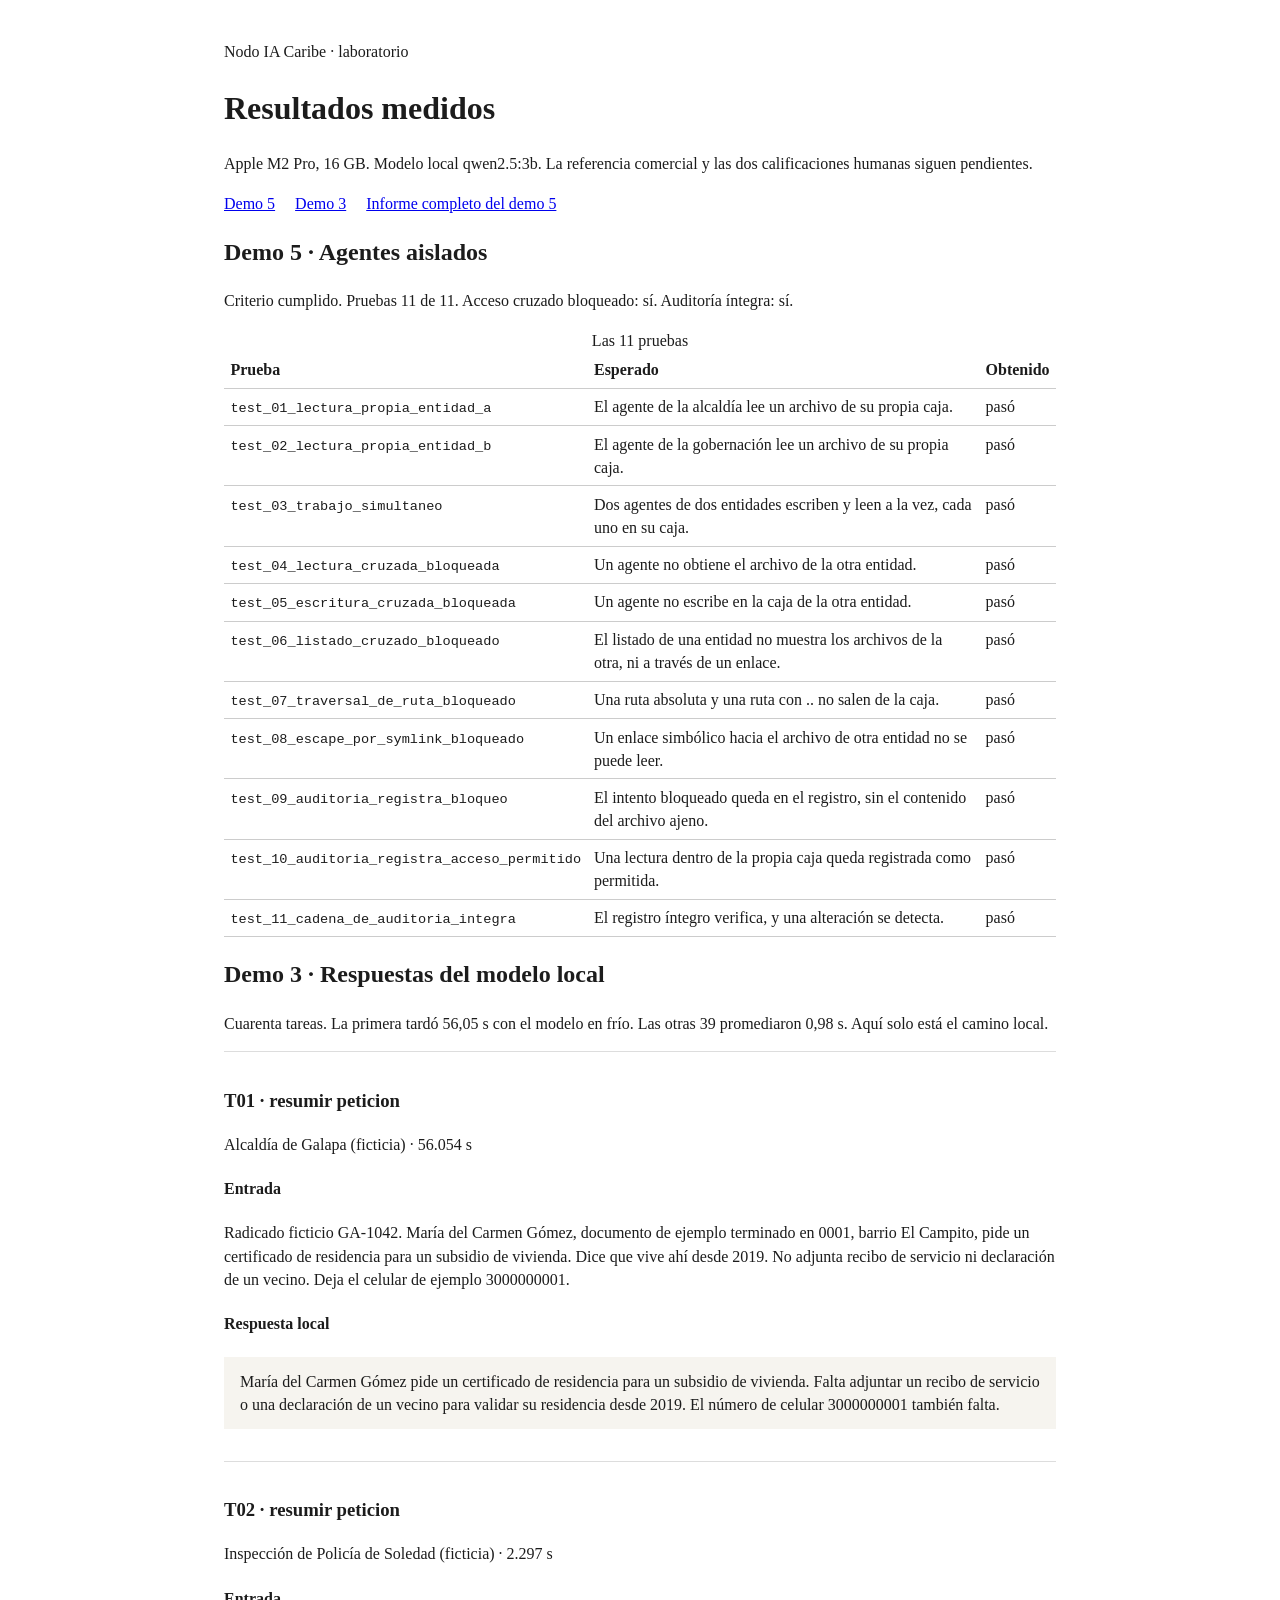
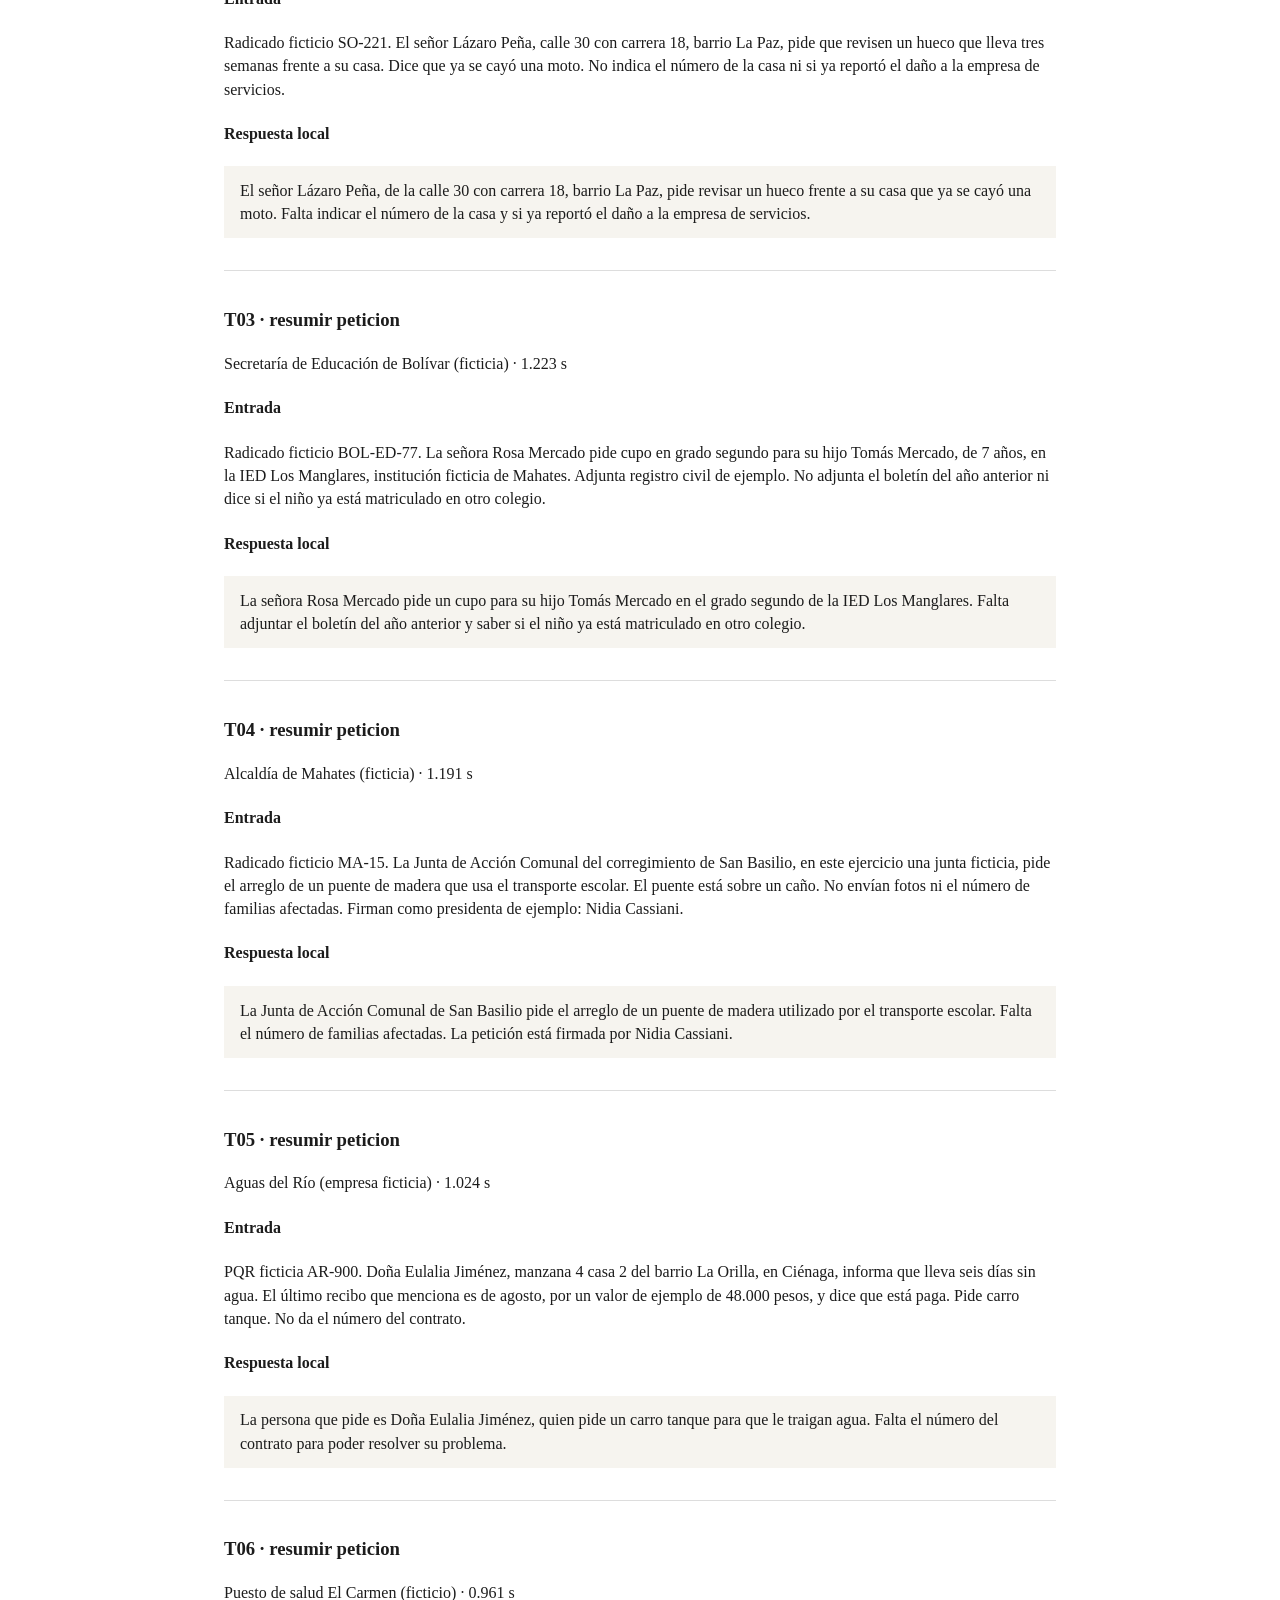
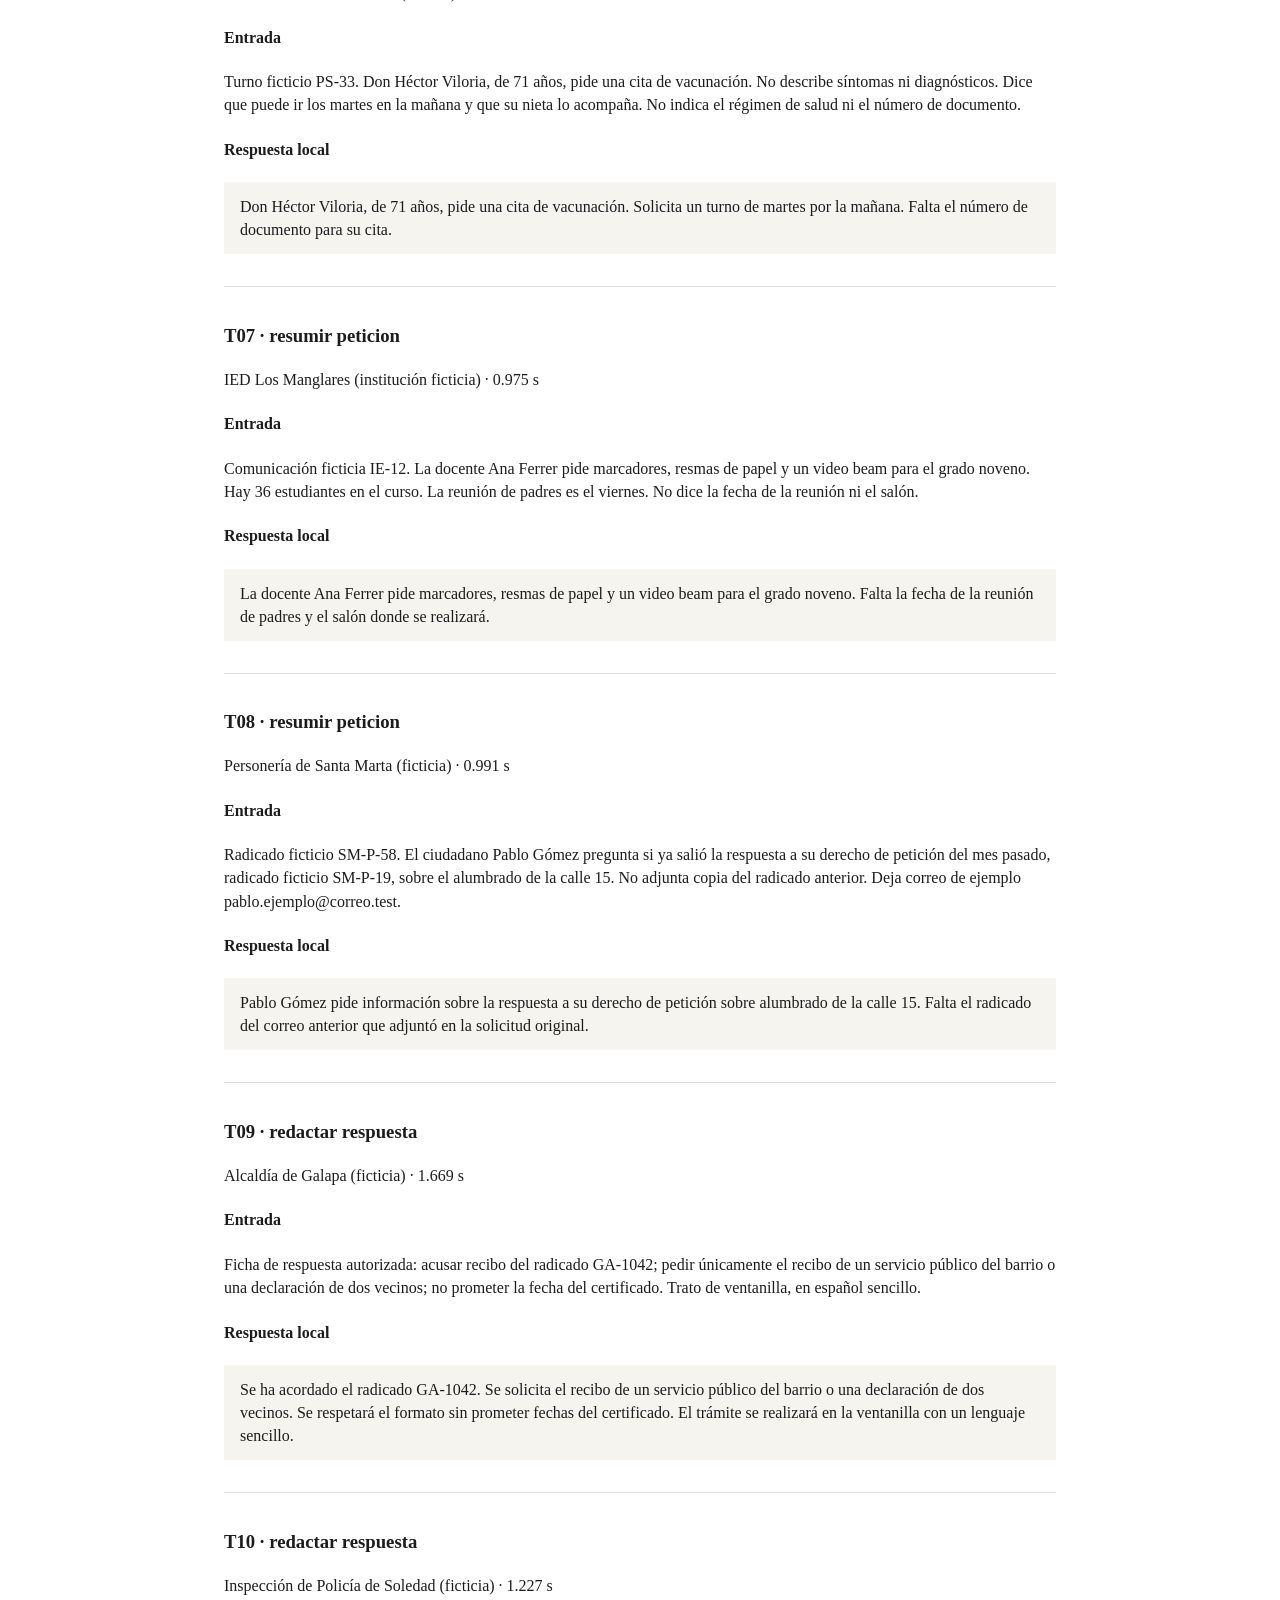
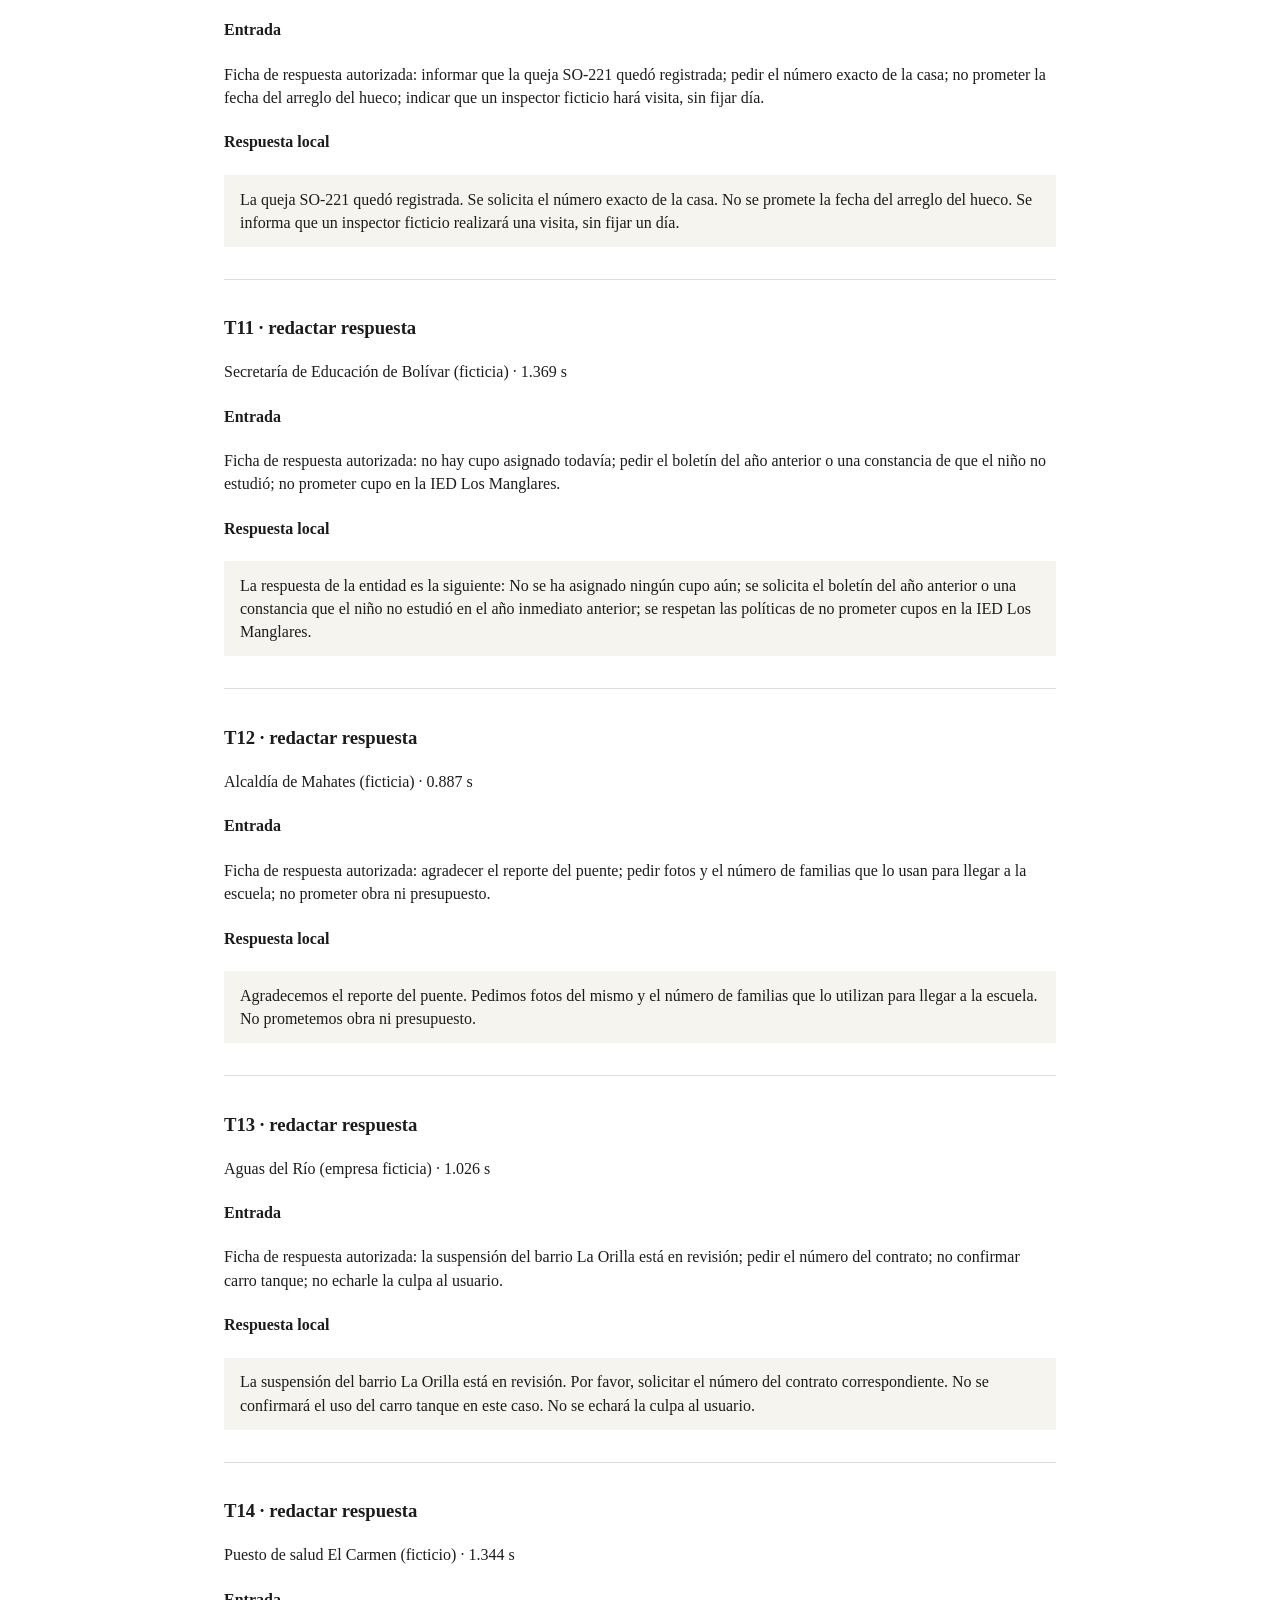
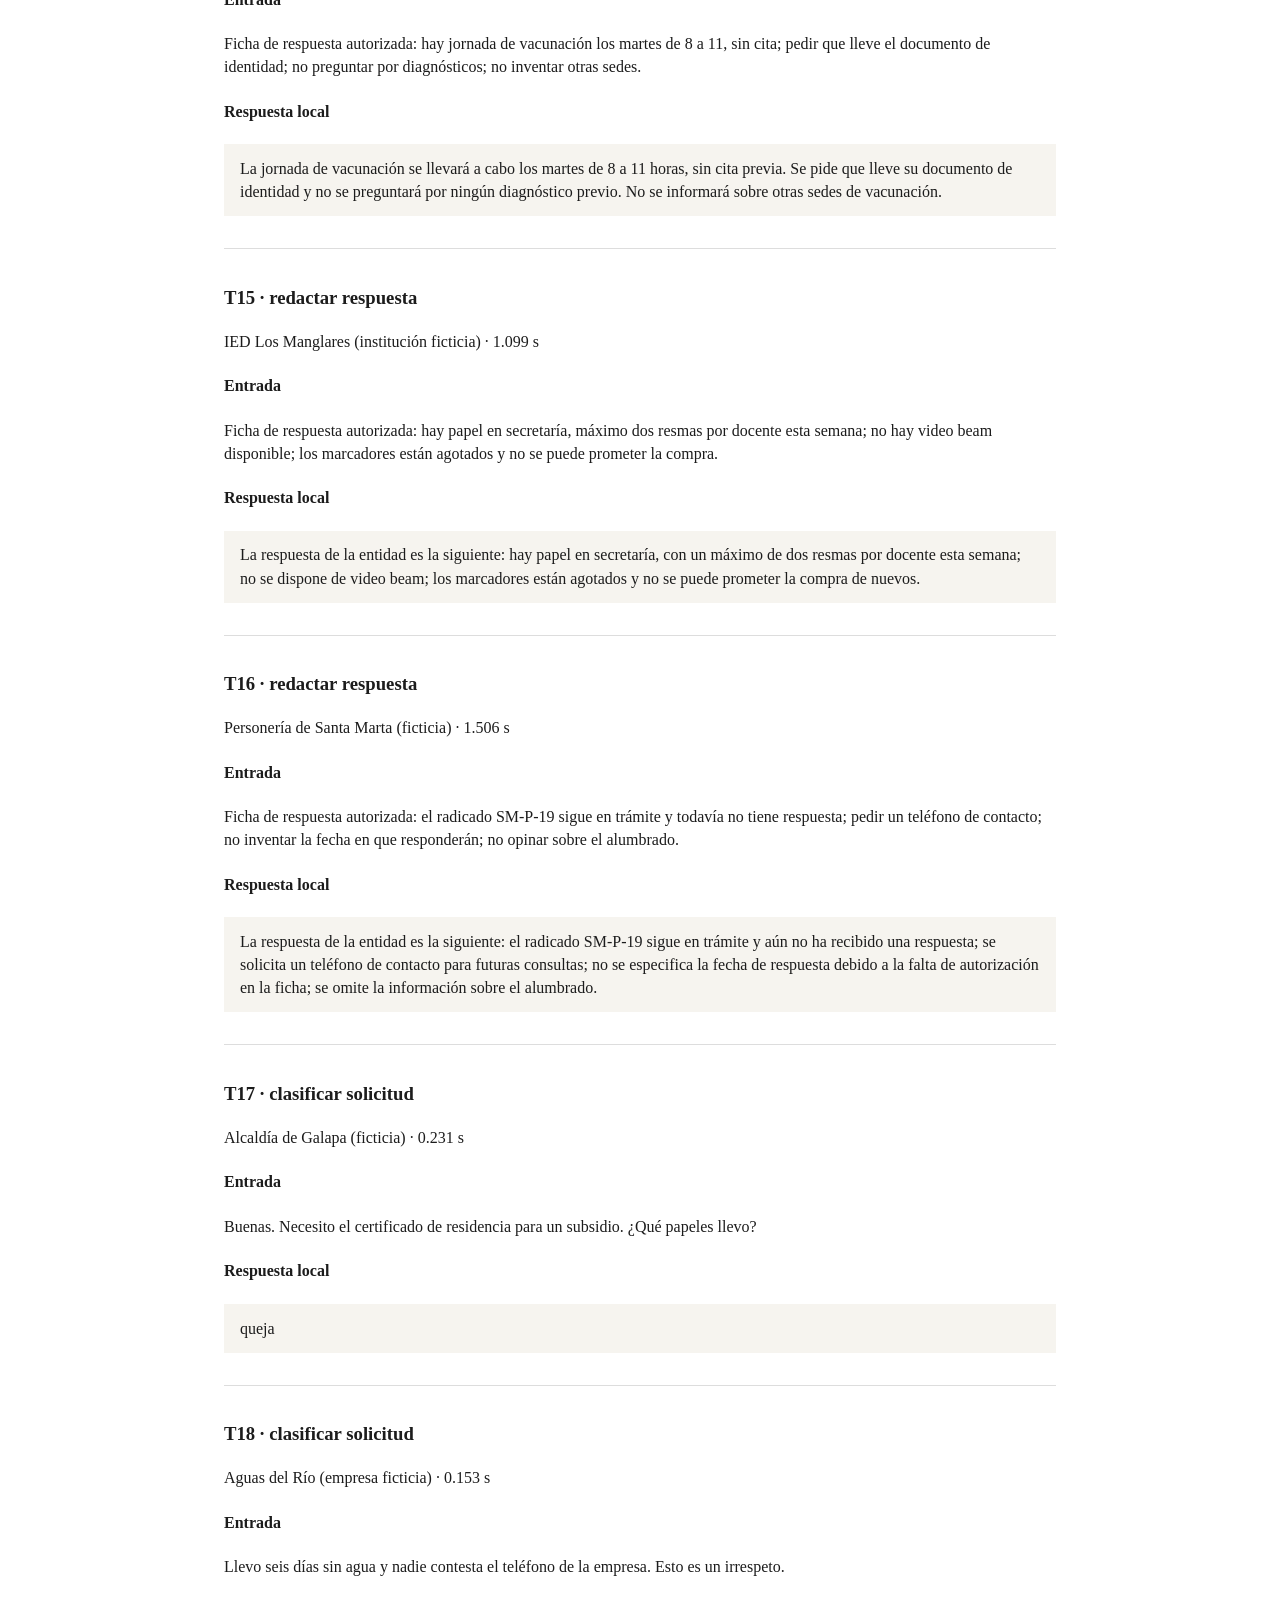
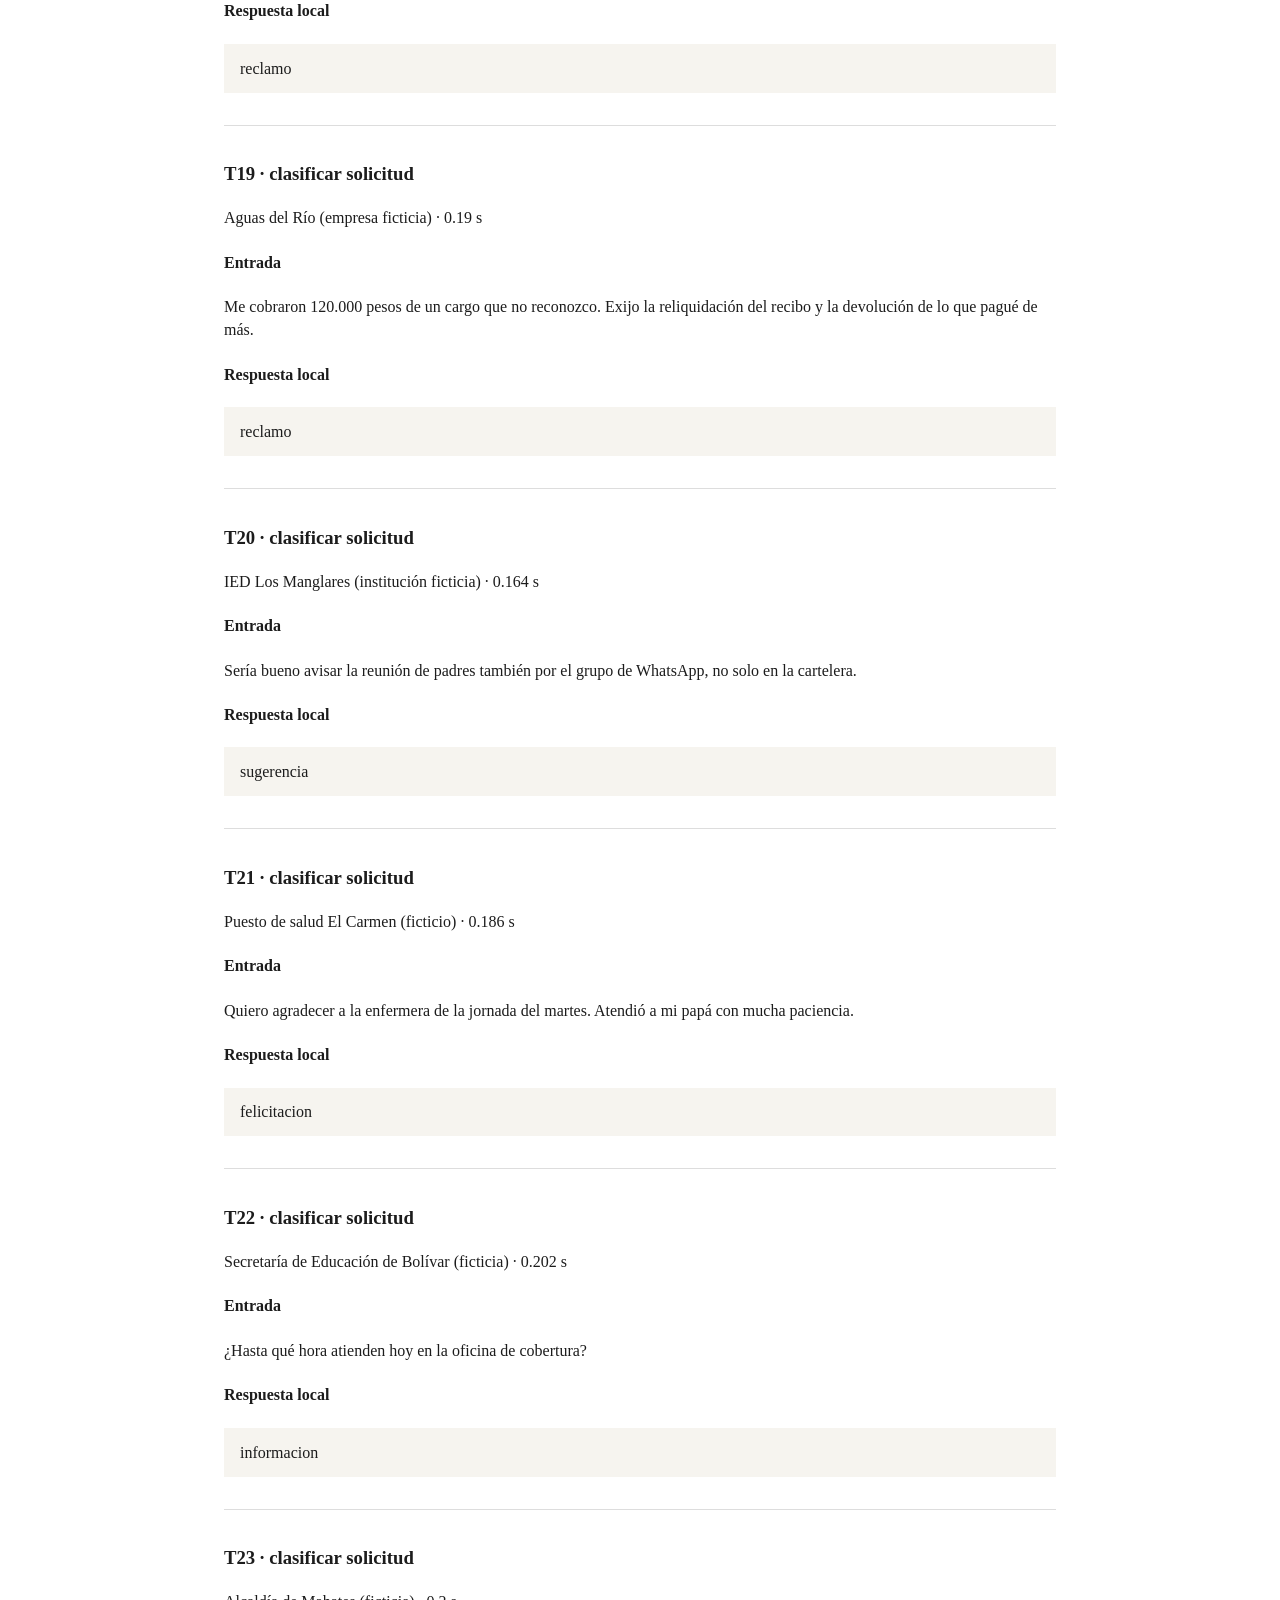
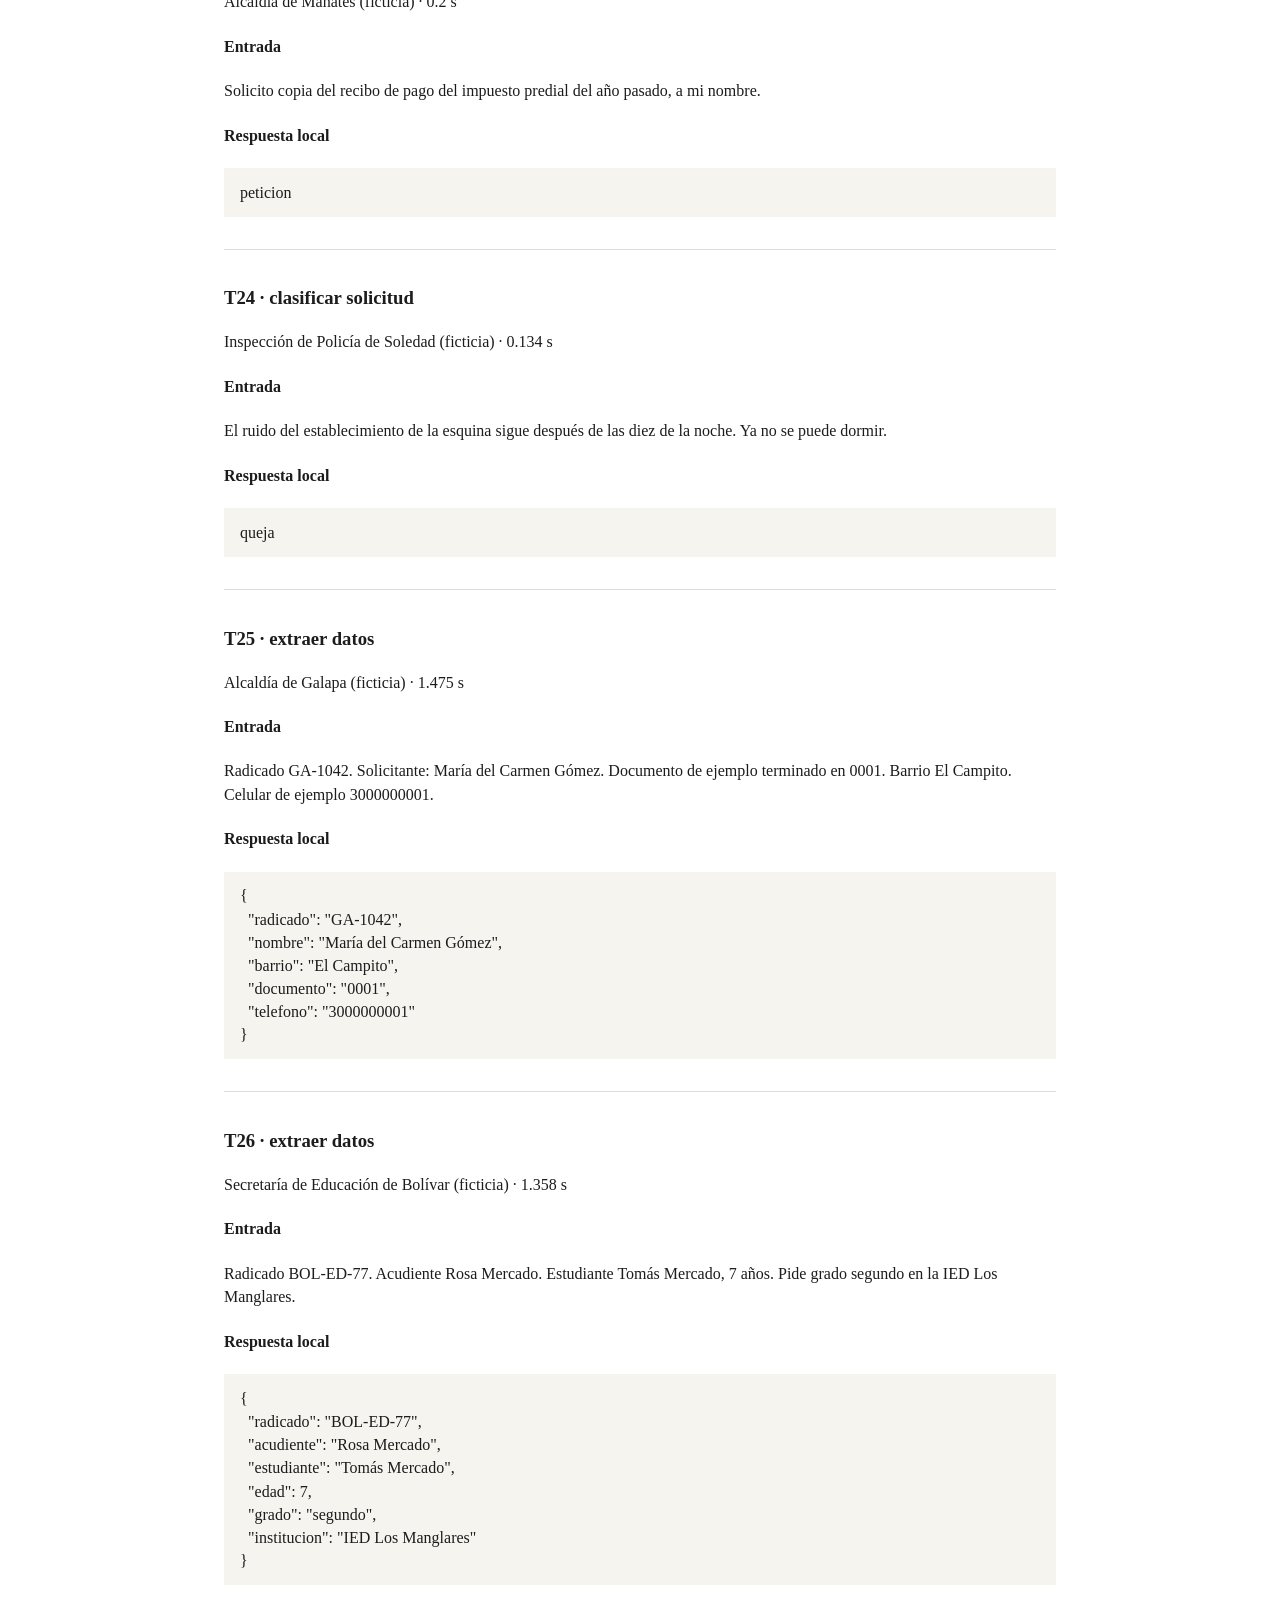
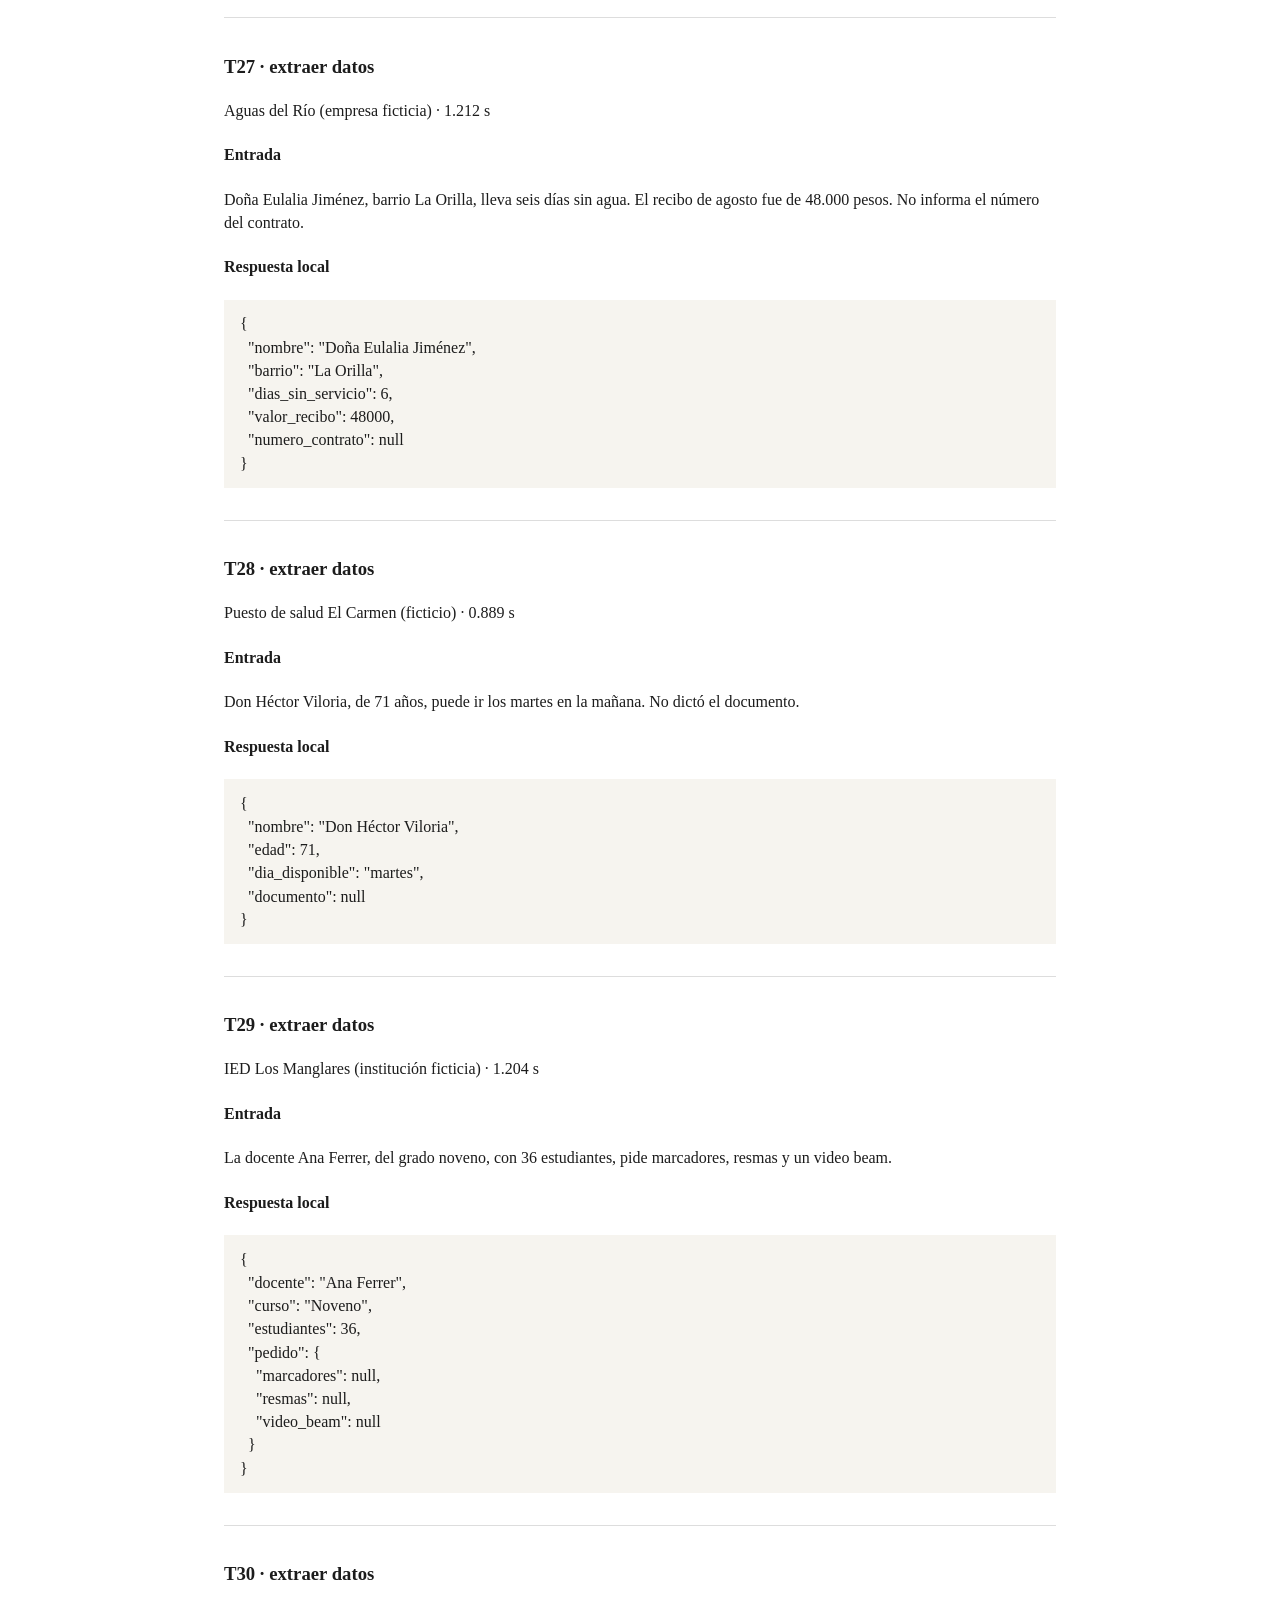
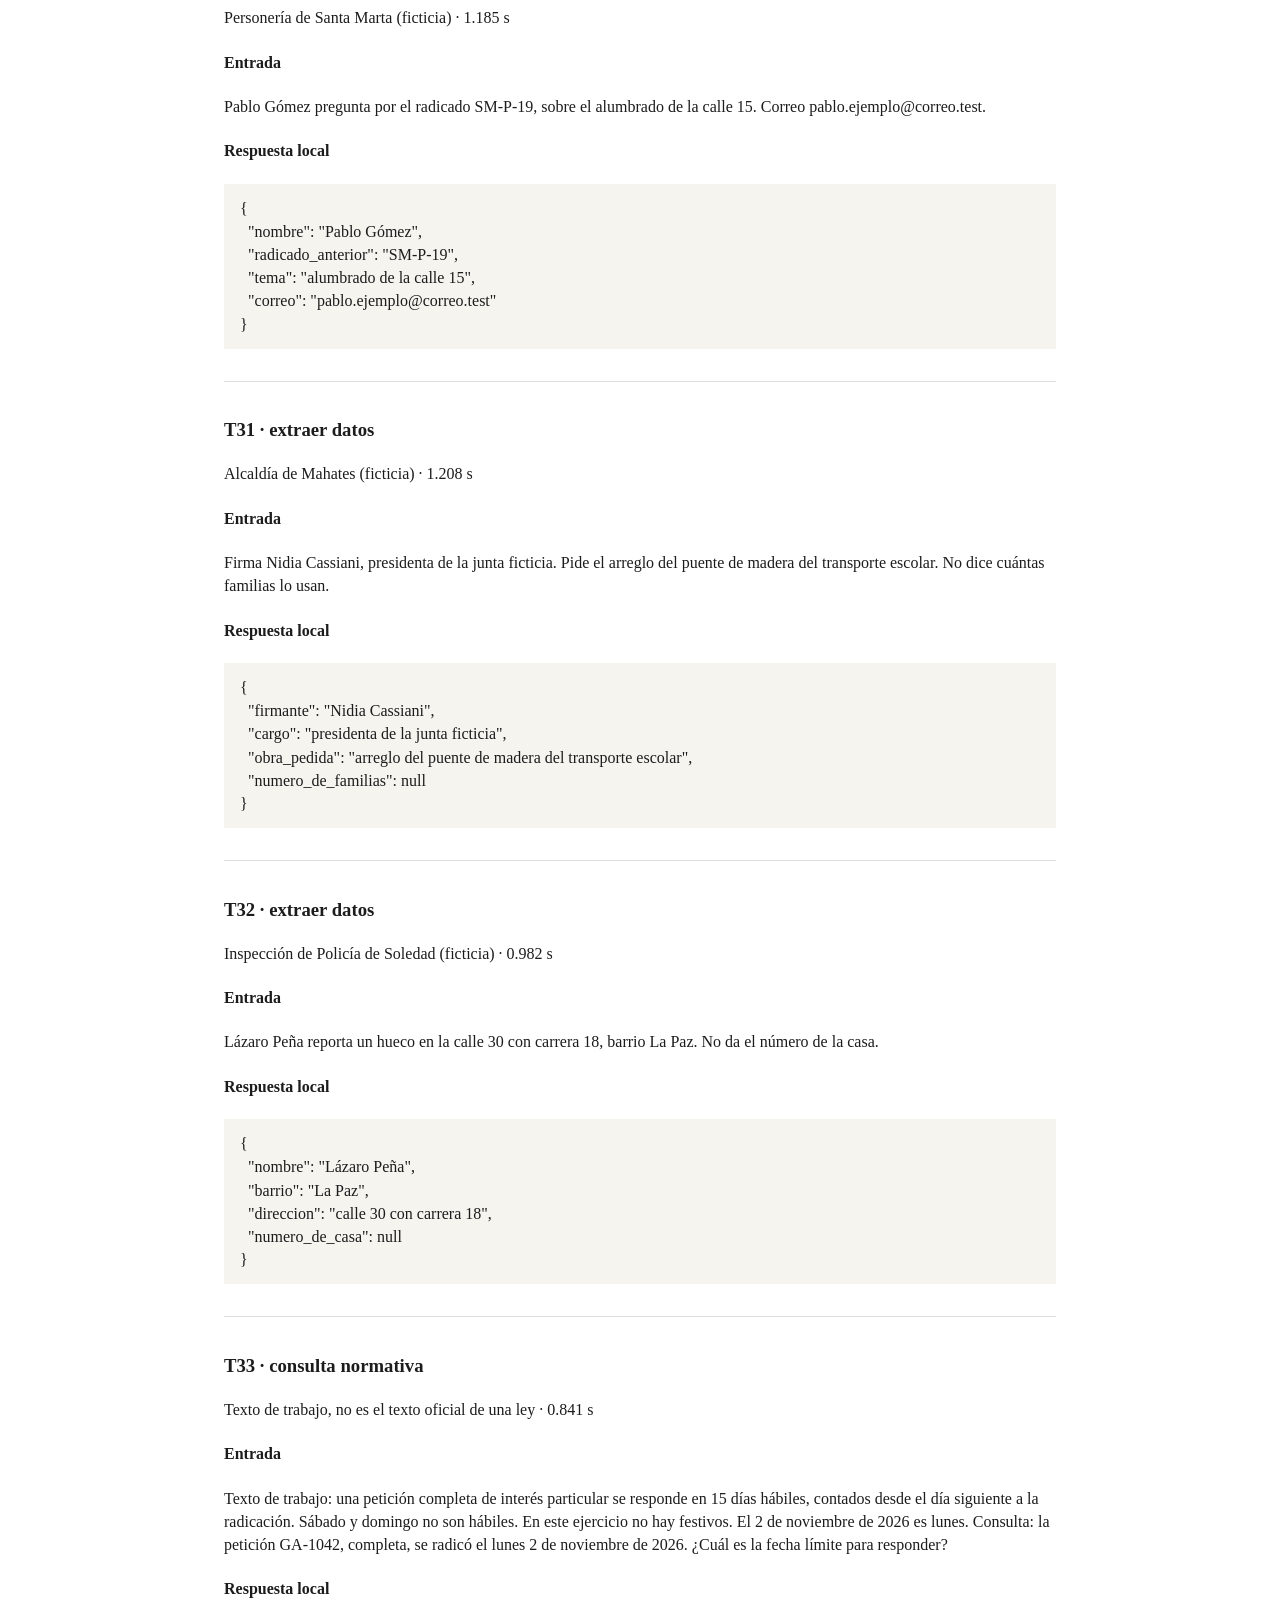
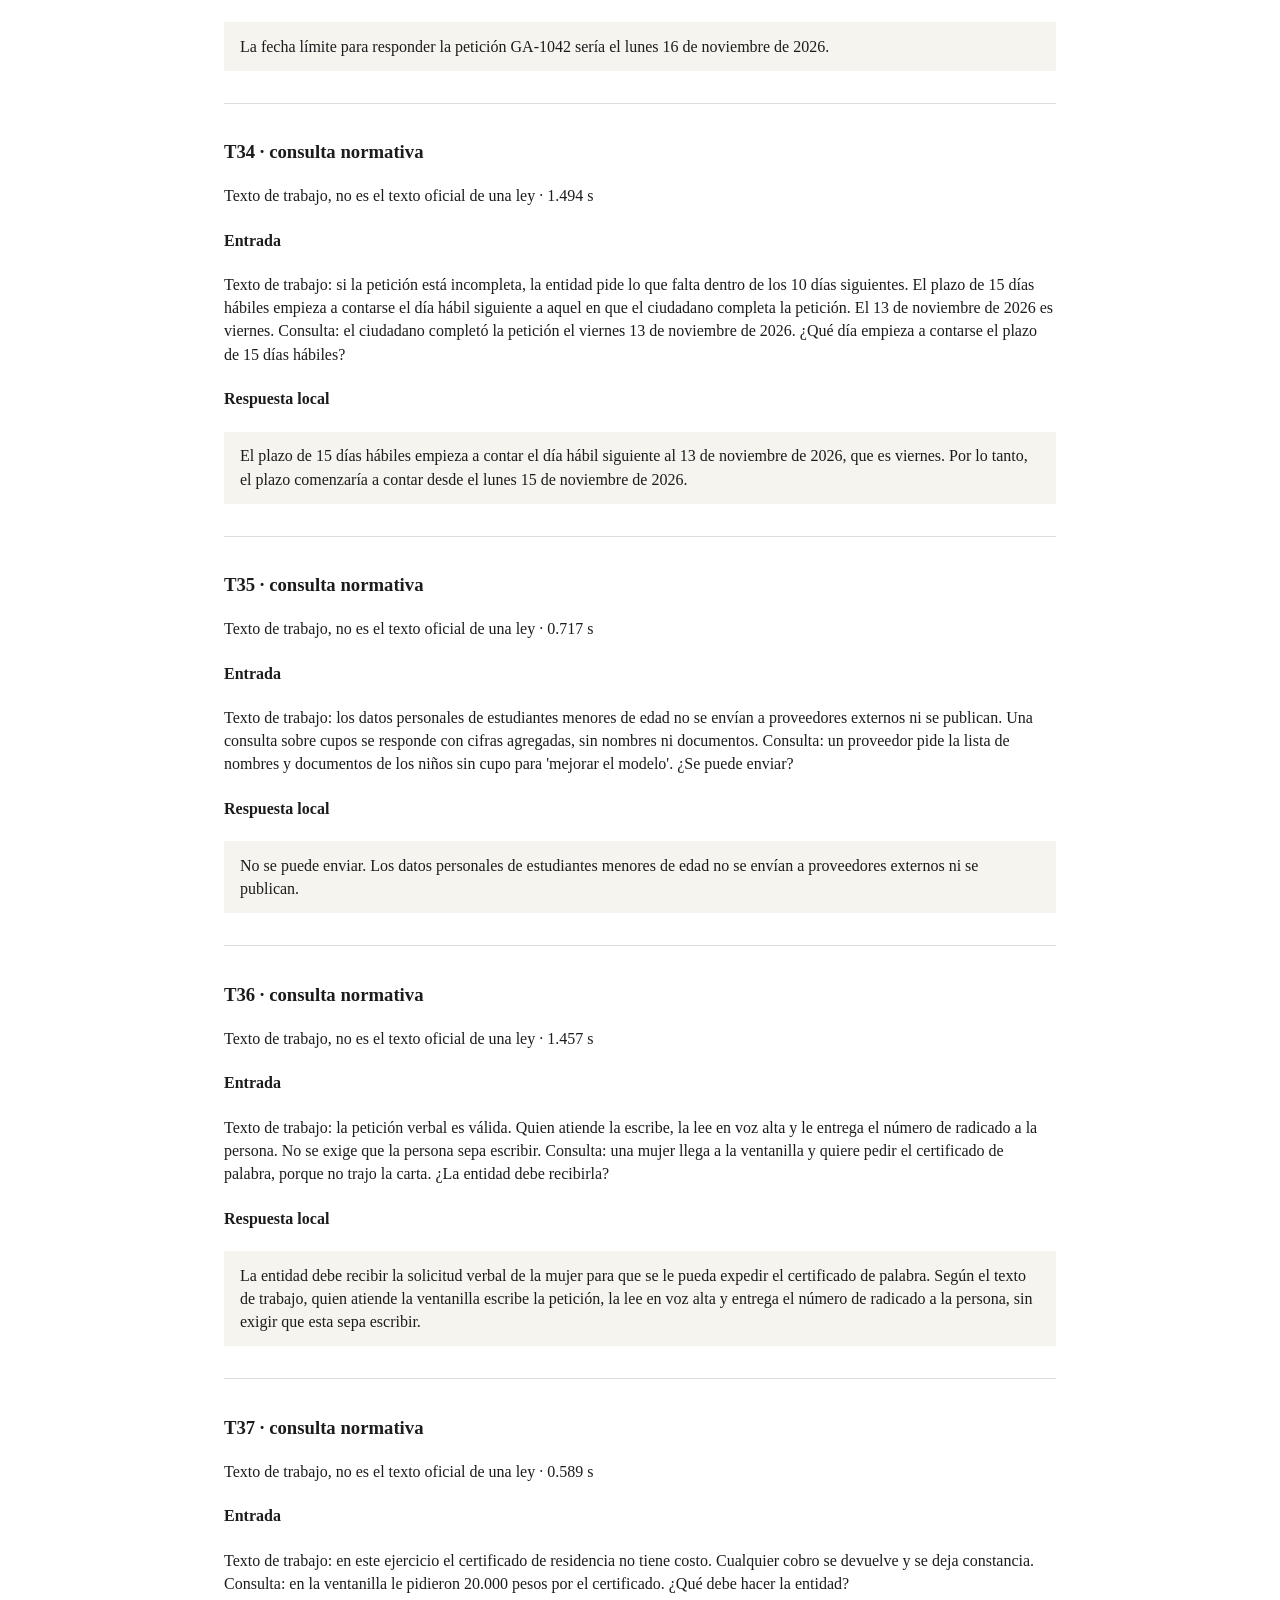
<file: resultados/ver.html>
<!DOCTYPE html>
<html lang="es">
<head>
  <meta charset="utf-8">
  <meta name="viewport" content="width=device-width, initial-scale=1">
  <title>Resultados · Nodo IA Caribe</title>
  <style>
    :root { color-scheme: light; }
    body { font-family: Palatino, "Iowan Old Style", Georgia, serif; margin: 0 auto; max-width: 52rem; padding: 1.5rem 1rem 4rem; line-height: 1.45; color: #1c1c1c; }
    nav a { margin-right: 1rem; }
    table { border-collapse: collapse; width: 100%; }
    th, td { border-bottom: 1px solid #ccc; text-align: left; vertical-align: top; padding: 0.4rem; }
    article { border-top: 1px solid #ddd; padding: 1rem 0; }
    .respuesta { white-space: pre-wrap; background: #f6f4ef; padding: 0.8rem 1rem; }
    code { font-family: ui-monospace, monospace; font-size: 0.85em; }
  </style>
</head>
<body>
  <header>
    <p>Nodo IA Caribe · laboratorio</p>
    <h1>Resultados medidos</h1>
    <p>Apple M2 Pro, 16 GB. Modelo local qwen2.5:3b. La referencia comercial y las dos calificaciones humanas siguen pendientes.</p>
  </header>
  <nav aria-label="Secciones">
    <a href="#demo5">Demo 5</a>
    <a href="#demo3">Demo 3</a>
    <a href="demo5/informe.html">Informe completo del demo 5</a>
  </nav>
  <main>
    <section id="demo5">
      <h2>Demo 5 · Agentes aislados</h2>
      <p>Criterio cumplido. Pruebas 11 de 11. Acceso cruzado bloqueado: sí. Auditoría íntegra: sí.</p>
      <table>
        <caption>Las 11 pruebas</caption>
        <thead><tr><th>Prueba</th><th>Esperado</th><th>Obtenido</th></tr></thead>
        <tbody>
          <tr><td><code>test_01_lectura_propia_entidad_a</code></td><td>El agente de la alcaldía lee un archivo de su propia caja.</td><td>pasó</td></tr>
<tr><td><code>test_02_lectura_propia_entidad_b</code></td><td>El agente de la gobernación lee un archivo de su propia caja.</td><td>pasó</td></tr>
<tr><td><code>test_03_trabajo_simultaneo</code></td><td>Dos agentes de dos entidades escriben y leen a la vez, cada uno en su caja.</td><td>pasó</td></tr>
<tr><td><code>test_04_lectura_cruzada_bloqueada</code></td><td>Un agente no obtiene el archivo de la otra entidad.</td><td>pasó</td></tr>
<tr><td><code>test_05_escritura_cruzada_bloqueada</code></td><td>Un agente no escribe en la caja de la otra entidad.</td><td>pasó</td></tr>
<tr><td><code>test_06_listado_cruzado_bloqueado</code></td><td>El listado de una entidad no muestra los archivos de la otra, ni a través de un enlace.</td><td>pasó</td></tr>
<tr><td><code>test_07_traversal_de_ruta_bloqueado</code></td><td>Una ruta absoluta y una ruta con .. no salen de la caja.</td><td>pasó</td></tr>
<tr><td><code>test_08_escape_por_symlink_bloqueado</code></td><td>Un enlace simbólico hacia el archivo de otra entidad no se puede leer.</td><td>pasó</td></tr>
<tr><td><code>test_09_auditoria_registra_bloqueo</code></td><td>El intento bloqueado queda en el registro, sin el contenido del archivo ajeno.</td><td>pasó</td></tr>
<tr><td><code>test_10_auditoria_registra_acceso_permitido</code></td><td>Una lectura dentro de la propia caja queda registrada como permitida.</td><td>pasó</td></tr>
<tr><td><code>test_11_cadena_de_auditoria_integra</code></td><td>El registro íntegro verifica, y una alteración se detecta.</td><td>pasó</td></tr>
        </tbody>
      </table>
    </section>
    <section id="demo3">
      <h2>Demo 3 · Respuestas del modelo local</h2>
      <p>Cuarenta tareas. La primera tardó 56,05 s con el modelo en frío. Las otras 39 promediaron 0,98 s. Aquí solo está el camino local.</p>
      <article id="T01">
          <h3>T01 · resumir peticion</h3>
          <p>Alcaldía de Galapa (ficticia) · 56.054 s</p>
          <h4>Entrada</h4>
          <p>Radicado ficticio GA-1042. María del Carmen Gómez, documento de ejemplo terminado en 0001, barrio El Campito, pide un certificado de residencia para un subsidio de vivienda. Dice que vive ahí desde 2019. No adjunta recibo de servicio ni declaración de un vecino. Deja el celular de ejemplo 3000000001.</p>
          <h4>Respuesta local</h4>
          <p class="respuesta">María del Carmen Gómez pide un certificado de residencia para un subsidio de vivienda. Falta adjuntar un recibo de servicio o una declaración de un vecino para validar su residencia desde 2019. El número de celular 3000000001 también falta.</p>
        </article><article id="T02">
          <h3>T02 · resumir peticion</h3>
          <p>Inspección de Policía de Soledad (ficticia) · 2.297 s</p>
          <h4>Entrada</h4>
          <p>Radicado ficticio SO-221. El señor Lázaro Peña, calle 30 con carrera 18, barrio La Paz, pide que revisen un hueco que lleva tres semanas frente a su casa. Dice que ya se cayó una moto. No indica el número de la casa ni si ya reportó el daño a la empresa de servicios.</p>
          <h4>Respuesta local</h4>
          <p class="respuesta">El señor Lázaro Peña, de la calle 30 con carrera 18, barrio La Paz, pide revisar un hueco frente a su casa que ya se cayó una moto. Falta indicar el número de la casa y si ya reportó el daño a la empresa de servicios.</p>
        </article><article id="T03">
          <h3>T03 · resumir peticion</h3>
          <p>Secretaría de Educación de Bolívar (ficticia) · 1.223 s</p>
          <h4>Entrada</h4>
          <p>Radicado ficticio BOL-ED-77. La señora Rosa Mercado pide cupo en grado segundo para su hijo Tomás Mercado, de 7 años, en la IED Los Manglares, institución ficticia de Mahates. Adjunta registro civil de ejemplo. No adjunta el boletín del año anterior ni dice si el niño ya está matriculado en otro colegio.</p>
          <h4>Respuesta local</h4>
          <p class="respuesta">La señora Rosa Mercado pide un cupo para su hijo Tomás Mercado en el grado segundo de la IED Los Manglares. Falta adjuntar el boletín del año anterior y saber si el niño ya está matriculado en otro colegio.</p>
        </article><article id="T04">
          <h3>T04 · resumir peticion</h3>
          <p>Alcaldía de Mahates (ficticia) · 1.191 s</p>
          <h4>Entrada</h4>
          <p>Radicado ficticio MA-15. La Junta de Acción Comunal del corregimiento de San Basilio, en este ejercicio una junta ficticia, pide el arreglo de un puente de madera que usa el transporte escolar. El puente está sobre un caño. No envían fotos ni el número de familias afectadas. Firman como presidenta de ejemplo: Nidia Cassiani.</p>
          <h4>Respuesta local</h4>
          <p class="respuesta">La Junta de Acción Comunal de San Basilio pide el arreglo de un puente de madera utilizado por el transporte escolar. Falta el número de familias afectadas. La petición está firmada por Nidia Cassiani.</p>
        </article><article id="T05">
          <h3>T05 · resumir peticion</h3>
          <p>Aguas del Río (empresa ficticia) · 1.024 s</p>
          <h4>Entrada</h4>
          <p>PQR ficticia AR-900. Doña Eulalia Jiménez, manzana 4 casa 2 del barrio La Orilla, en Ciénaga, informa que lleva seis días sin agua. El último recibo que menciona es de agosto, por un valor de ejemplo de 48.000 pesos, y dice que está paga. Pide carro tanque. No da el número del contrato.</p>
          <h4>Respuesta local</h4>
          <p class="respuesta">La persona que pide es Doña Eulalia Jiménez, quien pide un carro tanque para que le traigan agua. Falta el número del contrato para poder resolver su problema.</p>
        </article><article id="T06">
          <h3>T06 · resumir peticion</h3>
          <p>Puesto de salud El Carmen (ficticio) · 0.961 s</p>
          <h4>Entrada</h4>
          <p>Turno ficticio PS-33. Don Héctor Viloria, de 71 años, pide una cita de vacunación. No describe síntomas ni diagnósticos. Dice que puede ir los martes en la mañana y que su nieta lo acompaña. No indica el régimen de salud ni el número de documento.</p>
          <h4>Respuesta local</h4>
          <p class="respuesta">Don Héctor Viloria, de 71 años, pide una cita de vacunación. Solicita un turno de martes por la mañana. Falta el número de documento para su cita.</p>
        </article><article id="T07">
          <h3>T07 · resumir peticion</h3>
          <p>IED Los Manglares (institución ficticia) · 0.975 s</p>
          <h4>Entrada</h4>
          <p>Comunicación ficticia IE-12. La docente Ana Ferrer pide marcadores, resmas de papel y un video beam para el grado noveno. Hay 36 estudiantes en el curso. La reunión de padres es el viernes. No dice la fecha de la reunión ni el salón.</p>
          <h4>Respuesta local</h4>
          <p class="respuesta">La docente Ana Ferrer pide marcadores, resmas de papel y un video beam para el grado noveno. Falta la fecha de la reunión de padres y el salón donde se realizará.</p>
        </article><article id="T08">
          <h3>T08 · resumir peticion</h3>
          <p>Personería de Santa Marta (ficticia) · 0.991 s</p>
          <h4>Entrada</h4>
          <p>Radicado ficticio SM-P-58. El ciudadano Pablo Gómez pregunta si ya salió la respuesta a su derecho de petición del mes pasado, radicado ficticio SM-P-19, sobre el alumbrado de la calle 15. No adjunta copia del radicado anterior. Deja correo de ejemplo pablo.ejemplo@correo.test.</p>
          <h4>Respuesta local</h4>
          <p class="respuesta">Pablo Gómez pide información sobre la respuesta a su derecho de petición sobre alumbrado de la calle 15. Falta el radicado del correo anterior que adjuntó en la solicitud original.</p>
        </article><article id="T09">
          <h3>T09 · redactar respuesta</h3>
          <p>Alcaldía de Galapa (ficticia) · 1.669 s</p>
          <h4>Entrada</h4>
          <p>Ficha de respuesta autorizada: acusar recibo del radicado GA-1042; pedir únicamente el recibo de un servicio público del barrio o una declaración de dos vecinos; no prometer la fecha del certificado. Trato de ventanilla, en español sencillo.</p>
          <h4>Respuesta local</h4>
          <p class="respuesta">Se ha acordado el radicado GA-1042. Se solicita el recibo de un servicio público del barrio o una declaración de dos vecinos. Se respetará el formato sin prometer fechas del certificado. El trámite se realizará en la ventanilla con un lenguaje sencillo.</p>
        </article><article id="T10">
          <h3>T10 · redactar respuesta</h3>
          <p>Inspección de Policía de Soledad (ficticia) · 1.227 s</p>
          <h4>Entrada</h4>
          <p>Ficha de respuesta autorizada: informar que la queja SO-221 quedó registrada; pedir el número exacto de la casa; no prometer la fecha del arreglo del hueco; indicar que un inspector ficticio hará visita, sin fijar día.</p>
          <h4>Respuesta local</h4>
          <p class="respuesta">La queja SO-221 quedó registrada. Se solicita el número exacto de la casa. No se promete la fecha del arreglo del hueco. Se informa que un inspector ficticio realizará una visita, sin fijar un día.</p>
        </article><article id="T11">
          <h3>T11 · redactar respuesta</h3>
          <p>Secretaría de Educación de Bolívar (ficticia) · 1.369 s</p>
          <h4>Entrada</h4>
          <p>Ficha de respuesta autorizada: no hay cupo asignado todavía; pedir el boletín del año anterior o una constancia de que el niño no estudió; no prometer cupo en la IED Los Manglares.</p>
          <h4>Respuesta local</h4>
          <p class="respuesta">La respuesta de la entidad es la siguiente: No se ha asignado ningún cupo aún; se solicita el boletín del año anterior o una constancia que el niño no estudió en el año inmediato anterior; se respetan las políticas de no prometer cupos en la IED Los Manglares.</p>
        </article><article id="T12">
          <h3>T12 · redactar respuesta</h3>
          <p>Alcaldía de Mahates (ficticia) · 0.887 s</p>
          <h4>Entrada</h4>
          <p>Ficha de respuesta autorizada: agradecer el reporte del puente; pedir fotos y el número de familias que lo usan para llegar a la escuela; no prometer obra ni presupuesto.</p>
          <h4>Respuesta local</h4>
          <p class="respuesta">Agradecemos el reporte del puente. Pedimos fotos del mismo y el número de familias que lo utilizan para llegar a la escuela. No prometemos obra ni presupuesto.</p>
        </article><article id="T13">
          <h3>T13 · redactar respuesta</h3>
          <p>Aguas del Río (empresa ficticia) · 1.026 s</p>
          <h4>Entrada</h4>
          <p>Ficha de respuesta autorizada: la suspensión del barrio La Orilla está en revisión; pedir el número del contrato; no confirmar carro tanque; no echarle la culpa al usuario.</p>
          <h4>Respuesta local</h4>
          <p class="respuesta">La suspensión del barrio La Orilla está en revisión. Por favor, solicitar el número del contrato correspondiente. No se confirmará el uso del carro tanque en este caso. No se echará la culpa al usuario.</p>
        </article><article id="T14">
          <h3>T14 · redactar respuesta</h3>
          <p>Puesto de salud El Carmen (ficticio) · 1.344 s</p>
          <h4>Entrada</h4>
          <p>Ficha de respuesta autorizada: hay jornada de vacunación los martes de 8 a 11, sin cita; pedir que lleve el documento de identidad; no preguntar por diagnósticos; no inventar otras sedes.</p>
          <h4>Respuesta local</h4>
          <p class="respuesta">La jornada de vacunación se llevará a cabo los martes de 8 a 11 horas, sin cita previa. Se pide que lleve su documento de identidad y no se preguntará por ningún diagnóstico previo. No se informará sobre otras sedes de vacunación.</p>
        </article><article id="T15">
          <h3>T15 · redactar respuesta</h3>
          <p>IED Los Manglares (institución ficticia) · 1.099 s</p>
          <h4>Entrada</h4>
          <p>Ficha de respuesta autorizada: hay papel en secretaría, máximo dos resmas por docente esta semana; no hay video beam disponible; los marcadores están agotados y no se puede prometer la compra.</p>
          <h4>Respuesta local</h4>
          <p class="respuesta">La respuesta de la entidad es la siguiente: hay papel en secretaría, con un máximo de dos resmas por docente esta semana; no se dispone de video beam; los marcadores están agotados y no se puede prometer la compra de nuevos.</p>
        </article><article id="T16">
          <h3>T16 · redactar respuesta</h3>
          <p>Personería de Santa Marta (ficticia) · 1.506 s</p>
          <h4>Entrada</h4>
          <p>Ficha de respuesta autorizada: el radicado SM-P-19 sigue en trámite y todavía no tiene respuesta; pedir un teléfono de contacto; no inventar la fecha en que responderán; no opinar sobre el alumbrado.</p>
          <h4>Respuesta local</h4>
          <p class="respuesta">La respuesta de la entidad es la siguiente: el radicado SM-P-19 sigue en trámite y aún no ha recibido una respuesta; se solicita un teléfono de contacto para futuras consultas; no se especifica la fecha de respuesta debido a la falta de autorización en la ficha; se omite la información sobre el alumbrado.</p>
        </article><article id="T17">
          <h3>T17 · clasificar solicitud</h3>
          <p>Alcaldía de Galapa (ficticia) · 0.231 s</p>
          <h4>Entrada</h4>
          <p>Buenas. Necesito el certificado de residencia para un subsidio. ¿Qué papeles llevo?</p>
          <h4>Respuesta local</h4>
          <p class="respuesta">queja</p>
        </article><article id="T18">
          <h3>T18 · clasificar solicitud</h3>
          <p>Aguas del Río (empresa ficticia) · 0.153 s</p>
          <h4>Entrada</h4>
          <p>Llevo seis días sin agua y nadie contesta el teléfono de la empresa. Esto es un irrespeto.</p>
          <h4>Respuesta local</h4>
          <p class="respuesta">reclamo</p>
        </article><article id="T19">
          <h3>T19 · clasificar solicitud</h3>
          <p>Aguas del Río (empresa ficticia) · 0.19 s</p>
          <h4>Entrada</h4>
          <p>Me cobraron 120.000 pesos de un cargo que no reconozco. Exijo la reliquidación del recibo y la devolución de lo que pagué de más.</p>
          <h4>Respuesta local</h4>
          <p class="respuesta">reclamo</p>
        </article><article id="T20">
          <h3>T20 · clasificar solicitud</h3>
          <p>IED Los Manglares (institución ficticia) · 0.164 s</p>
          <h4>Entrada</h4>
          <p>Sería bueno avisar la reunión de padres también por el grupo de WhatsApp, no solo en la cartelera.</p>
          <h4>Respuesta local</h4>
          <p class="respuesta">sugerencia</p>
        </article><article id="T21">
          <h3>T21 · clasificar solicitud</h3>
          <p>Puesto de salud El Carmen (ficticio) · 0.186 s</p>
          <h4>Entrada</h4>
          <p>Quiero agradecer a la enfermera de la jornada del martes. Atendió a mi papá con mucha paciencia.</p>
          <h4>Respuesta local</h4>
          <p class="respuesta">felicitacion</p>
        </article><article id="T22">
          <h3>T22 · clasificar solicitud</h3>
          <p>Secretaría de Educación de Bolívar (ficticia) · 0.202 s</p>
          <h4>Entrada</h4>
          <p>¿Hasta qué hora atienden hoy en la oficina de cobertura?</p>
          <h4>Respuesta local</h4>
          <p class="respuesta">informacion</p>
        </article><article id="T23">
          <h3>T23 · clasificar solicitud</h3>
          <p>Alcaldía de Mahates (ficticia) · 0.2 s</p>
          <h4>Entrada</h4>
          <p>Solicito copia del recibo de pago del impuesto predial del año pasado, a mi nombre.</p>
          <h4>Respuesta local</h4>
          <p class="respuesta">peticion</p>
        </article><article id="T24">
          <h3>T24 · clasificar solicitud</h3>
          <p>Inspección de Policía de Soledad (ficticia) · 0.134 s</p>
          <h4>Entrada</h4>
          <p>El ruido del establecimiento de la esquina sigue después de las diez de la noche. Ya no se puede dormir.</p>
          <h4>Respuesta local</h4>
          <p class="respuesta">queja</p>
        </article><article id="T25">
          <h3>T25 · extraer datos</h3>
          <p>Alcaldía de Galapa (ficticia) · 1.475 s</p>
          <h4>Entrada</h4>
          <p>Radicado GA-1042. Solicitante: María del Carmen Gómez. Documento de ejemplo terminado en 0001. Barrio El Campito. Celular de ejemplo 3000000001.</p>
          <h4>Respuesta local</h4>
          <p class="respuesta">{
  &quot;radicado&quot;: &quot;GA-1042&quot;,
  &quot;nombre&quot;: &quot;María del Carmen Gómez&quot;,
  &quot;barrio&quot;: &quot;El Campito&quot;,
  &quot;documento&quot;: &quot;0001&quot;,
  &quot;telefono&quot;: &quot;3000000001&quot;
}</p>
        </article><article id="T26">
          <h3>T26 · extraer datos</h3>
          <p>Secretaría de Educación de Bolívar (ficticia) · 1.358 s</p>
          <h4>Entrada</h4>
          <p>Radicado BOL-ED-77. Acudiente Rosa Mercado. Estudiante Tomás Mercado, 7 años. Pide grado segundo en la IED Los Manglares.</p>
          <h4>Respuesta local</h4>
          <p class="respuesta">{
  &quot;radicado&quot;: &quot;BOL-ED-77&quot;,
  &quot;acudiente&quot;: &quot;Rosa Mercado&quot;,
  &quot;estudiante&quot;: &quot;Tomás Mercado&quot;,
  &quot;edad&quot;: 7,
  &quot;grado&quot;: &quot;segundo&quot;,
  &quot;institucion&quot;: &quot;IED Los Manglares&quot;
}</p>
        </article><article id="T27">
          <h3>T27 · extraer datos</h3>
          <p>Aguas del Río (empresa ficticia) · 1.212 s</p>
          <h4>Entrada</h4>
          <p>Doña Eulalia Jiménez, barrio La Orilla, lleva seis días sin agua. El recibo de agosto fue de 48.000 pesos. No informa el número del contrato.</p>
          <h4>Respuesta local</h4>
          <p class="respuesta">{
  &quot;nombre&quot;: &quot;Doña Eulalia Jiménez&quot;,
  &quot;barrio&quot;: &quot;La Orilla&quot;,
  &quot;dias_sin_servicio&quot;: 6,
  &quot;valor_recibo&quot;: 48000,
  &quot;numero_contrato&quot;: null
}</p>
        </article><article id="T28">
          <h3>T28 · extraer datos</h3>
          <p>Puesto de salud El Carmen (ficticio) · 0.889 s</p>
          <h4>Entrada</h4>
          <p>Don Héctor Viloria, de 71 años, puede ir los martes en la mañana. No dictó el documento.</p>
          <h4>Respuesta local</h4>
          <p class="respuesta">{
  &quot;nombre&quot;: &quot;Don Héctor Viloria&quot;,
  &quot;edad&quot;: 71,
  &quot;dia_disponible&quot;: &quot;martes&quot;,
  &quot;documento&quot;: null
}</p>
        </article><article id="T29">
          <h3>T29 · extraer datos</h3>
          <p>IED Los Manglares (institución ficticia) · 1.204 s</p>
          <h4>Entrada</h4>
          <p>La docente Ana Ferrer, del grado noveno, con 36 estudiantes, pide marcadores, resmas y un video beam.</p>
          <h4>Respuesta local</h4>
          <p class="respuesta">{
  &quot;docente&quot;: &quot;Ana Ferrer&quot;,
  &quot;curso&quot;: &quot;Noveno&quot;,
  &quot;estudiantes&quot;: 36,
  &quot;pedido&quot;: {
    &quot;marcadores&quot;: null,
    &quot;resmas&quot;: null,
    &quot;video_beam&quot;: null
  }
}</p>
        </article><article id="T30">
          <h3>T30 · extraer datos</h3>
          <p>Personería de Santa Marta (ficticia) · 1.185 s</p>
          <h4>Entrada</h4>
          <p>Pablo Gómez pregunta por el radicado SM-P-19, sobre el alumbrado de la calle 15. Correo pablo.ejemplo@correo.test.</p>
          <h4>Respuesta local</h4>
          <p class="respuesta">{
  &quot;nombre&quot;: &quot;Pablo Gómez&quot;,
  &quot;radicado_anterior&quot;: &quot;SM-P-19&quot;,
  &quot;tema&quot;: &quot;alumbrado de la calle 15&quot;,
  &quot;correo&quot;: &quot;pablo.ejemplo@correo.test&quot;
}</p>
        </article><article id="T31">
          <h3>T31 · extraer datos</h3>
          <p>Alcaldía de Mahates (ficticia) · 1.208 s</p>
          <h4>Entrada</h4>
          <p>Firma Nidia Cassiani, presidenta de la junta ficticia. Pide el arreglo del puente de madera del transporte escolar. No dice cuántas familias lo usan.</p>
          <h4>Respuesta local</h4>
          <p class="respuesta">{
  &quot;firmante&quot;: &quot;Nidia Cassiani&quot;,
  &quot;cargo&quot;: &quot;presidenta de la junta ficticia&quot;,
  &quot;obra_pedida&quot;: &quot;arreglo del puente de madera del transporte escolar&quot;,
  &quot;numero_de_familias&quot;: null
}</p>
        </article><article id="T32">
          <h3>T32 · extraer datos</h3>
          <p>Inspección de Policía de Soledad (ficticia) · 0.982 s</p>
          <h4>Entrada</h4>
          <p>Lázaro Peña reporta un hueco en la calle 30 con carrera 18, barrio La Paz. No da el número de la casa.</p>
          <h4>Respuesta local</h4>
          <p class="respuesta">{
  &quot;nombre&quot;: &quot;Lázaro Peña&quot;,
  &quot;barrio&quot;: &quot;La Paz&quot;,
  &quot;direccion&quot;: &quot;calle 30 con carrera 18&quot;,
  &quot;numero_de_casa&quot;: null
}</p>
        </article><article id="T33">
          <h3>T33 · consulta normativa</h3>
          <p>Texto de trabajo, no es el texto oficial de una ley · 0.841 s</p>
          <h4>Entrada</h4>
          <p>Texto de trabajo: una petición completa de interés particular se responde en 15 días hábiles, contados desde el día siguiente a la radicación. Sábado y domingo no son hábiles. En este ejercicio no hay festivos. El 2 de noviembre de 2026 es lunes.

Consulta: la petición GA-1042, completa, se radicó el lunes 2 de noviembre de 2026. ¿Cuál es la fecha límite para responder?</p>
          <h4>Respuesta local</h4>
          <p class="respuesta">La fecha límite para responder la petición GA-1042 sería el lunes 16 de noviembre de 2026.</p>
        </article><article id="T34">
          <h3>T34 · consulta normativa</h3>
          <p>Texto de trabajo, no es el texto oficial de una ley · 1.494 s</p>
          <h4>Entrada</h4>
          <p>Texto de trabajo: si la petición está incompleta, la entidad pide lo que falta dentro de los 10 días siguientes. El plazo de 15 días hábiles empieza a contarse el día hábil siguiente a aquel en que el ciudadano completa la petición. El 13 de noviembre de 2026 es viernes.

Consulta: el ciudadano completó la petición el viernes 13 de noviembre de 2026. ¿Qué día empieza a contarse el plazo de 15 días hábiles?</p>
          <h4>Respuesta local</h4>
          <p class="respuesta">El plazo de 15 días hábiles empieza a contar el día hábil siguiente al 13 de noviembre de 2026, que es viernes. Por lo tanto, el plazo comenzaría a contar desde el lunes 15 de noviembre de 2026.</p>
        </article><article id="T35">
          <h3>T35 · consulta normativa</h3>
          <p>Texto de trabajo, no es el texto oficial de una ley · 0.717 s</p>
          <h4>Entrada</h4>
          <p>Texto de trabajo: los datos personales de estudiantes menores de edad no se envían a proveedores externos ni se publican. Una consulta sobre cupos se responde con cifras agregadas, sin nombres ni documentos.

Consulta: un proveedor pide la lista de nombres y documentos de los niños sin cupo para &#x27;mejorar el modelo&#x27;. ¿Se puede enviar?</p>
          <h4>Respuesta local</h4>
          <p class="respuesta">No se puede enviar. Los datos personales de estudiantes menores de edad no se envían a proveedores externos ni se publican.</p>
        </article><article id="T36">
          <h3>T36 · consulta normativa</h3>
          <p>Texto de trabajo, no es el texto oficial de una ley · 1.457 s</p>
          <h4>Entrada</h4>
          <p>Texto de trabajo: la petición verbal es válida. Quien atiende la escribe, la lee en voz alta y le entrega el número de radicado a la persona. No se exige que la persona sepa escribir.

Consulta: una mujer llega a la ventanilla y quiere pedir el certificado de palabra, porque no trajo la carta. ¿La entidad debe recibirla?</p>
          <h4>Respuesta local</h4>
          <p class="respuesta">La entidad debe recibir la solicitud verbal de la mujer para que se le pueda expedir el certificado de palabra. Según el texto de trabajo, quien atiende la ventanilla escribe la petición, la lee en voz alta y entrega el número de radicado a la persona, sin exigir que esta sepa escribir.</p>
        </article><article id="T37">
          <h3>T37 · consulta normativa</h3>
          <p>Texto de trabajo, no es el texto oficial de una ley · 0.589 s</p>
          <h4>Entrada</h4>
          <p>Texto de trabajo: en este ejercicio el certificado de residencia no tiene costo. Cualquier cobro se devuelve y se deja constancia.

Consulta: en la ventanilla le pidieron 20.000 pesos por el certificado. ¿Qué debe hacer la entidad?</p>
          <h4>Respuesta local</h4>
          <p class="respuesta">La entidad debe devolver los 20.000 pesos cobrados y dejar constancia de este hecho.</p>
        </article><article id="T38">
          <h3>T38 · consulta normativa</h3>
          <p>Texto de trabajo, no es el texto oficial de una ley · 0.954 s</p>
          <h4>Entrada</h4>
          <p>Texto de trabajo: una solicitud de información se responde en 10 días hábiles. Una petición que pide una actuación de la entidad se responde en 15 días hábiles. Si el escrito solo pregunta un horario, es solicitud de información.

Consulta: el escrito dice únicamente &#x27;¿Hasta qué hora atienden hoy en hacienda?&#x27;. ¿Qué plazo aplica?</p>
          <h4>Respuesta local</h4>
          <p class="respuesta">El plazo que aplica para la consulta &quot;¿Hasta qué hora atienden hoy en hacienda?&quot; es el plazo de solicitud de información, que es de 10 días hábiles.</p>
        </article><article id="T39">
          <h3>T39 · consulta normativa</h3>
          <p>Texto de trabajo, no es el texto oficial de una ley · 1.351 s</p>
          <h4>Entrada</h4>
          <p>Texto de trabajo: si una circular interna da un plazo más largo que el del texto de trabajo, se aplica el plazo más corto. La circular de ventanilla dice 30 días. El texto de trabajo dice 15 días hábiles para esta petición.

Consulta: ¿qué plazo debe usar el funcionario?</p>
          <h4>Respuesta local</h4>
          <p class="respuesta">El funcionario debe usar el plazo de 15 días hábiles, ya que la circular de ventanilla, que dice 30 días, es más larga que el plazo mencionado en el texto de trabajo, que es de 15 días hábiles.</p>
        </article><article id="T40">
          <h3>T40 · consulta normativa</h3>
          <p>Texto de trabajo, no es el texto oficial de una ley · 0.962 s</p>
          <h4>Entrada</h4>
          <p>Texto de trabajo: la entidad no promete una obra, un cupo ni un reembolso si la ficha de respuesta no lo autoriza. Puede acusar recibo, pedir un dato faltante y explicar el estado.

Consulta: la ficha solo autoriza acusar recibo y pedir el número de la casa. El ciudadano pregunta &#x27;¿me arreglan el hueco esta semana?&#x27;. ¿Qué puede contestar la entidad?</p>
          <h4>Respuesta local</h4>
          <p class="respuesta">La entidad no puede garantizar que el hueco se arregle esta semana, ya que la ficha de respuesta solo autoriza acusar recibo y pedir el número de la casa.</p>
        </article>
    </section>
  </main>
</body>
</html>
</file>
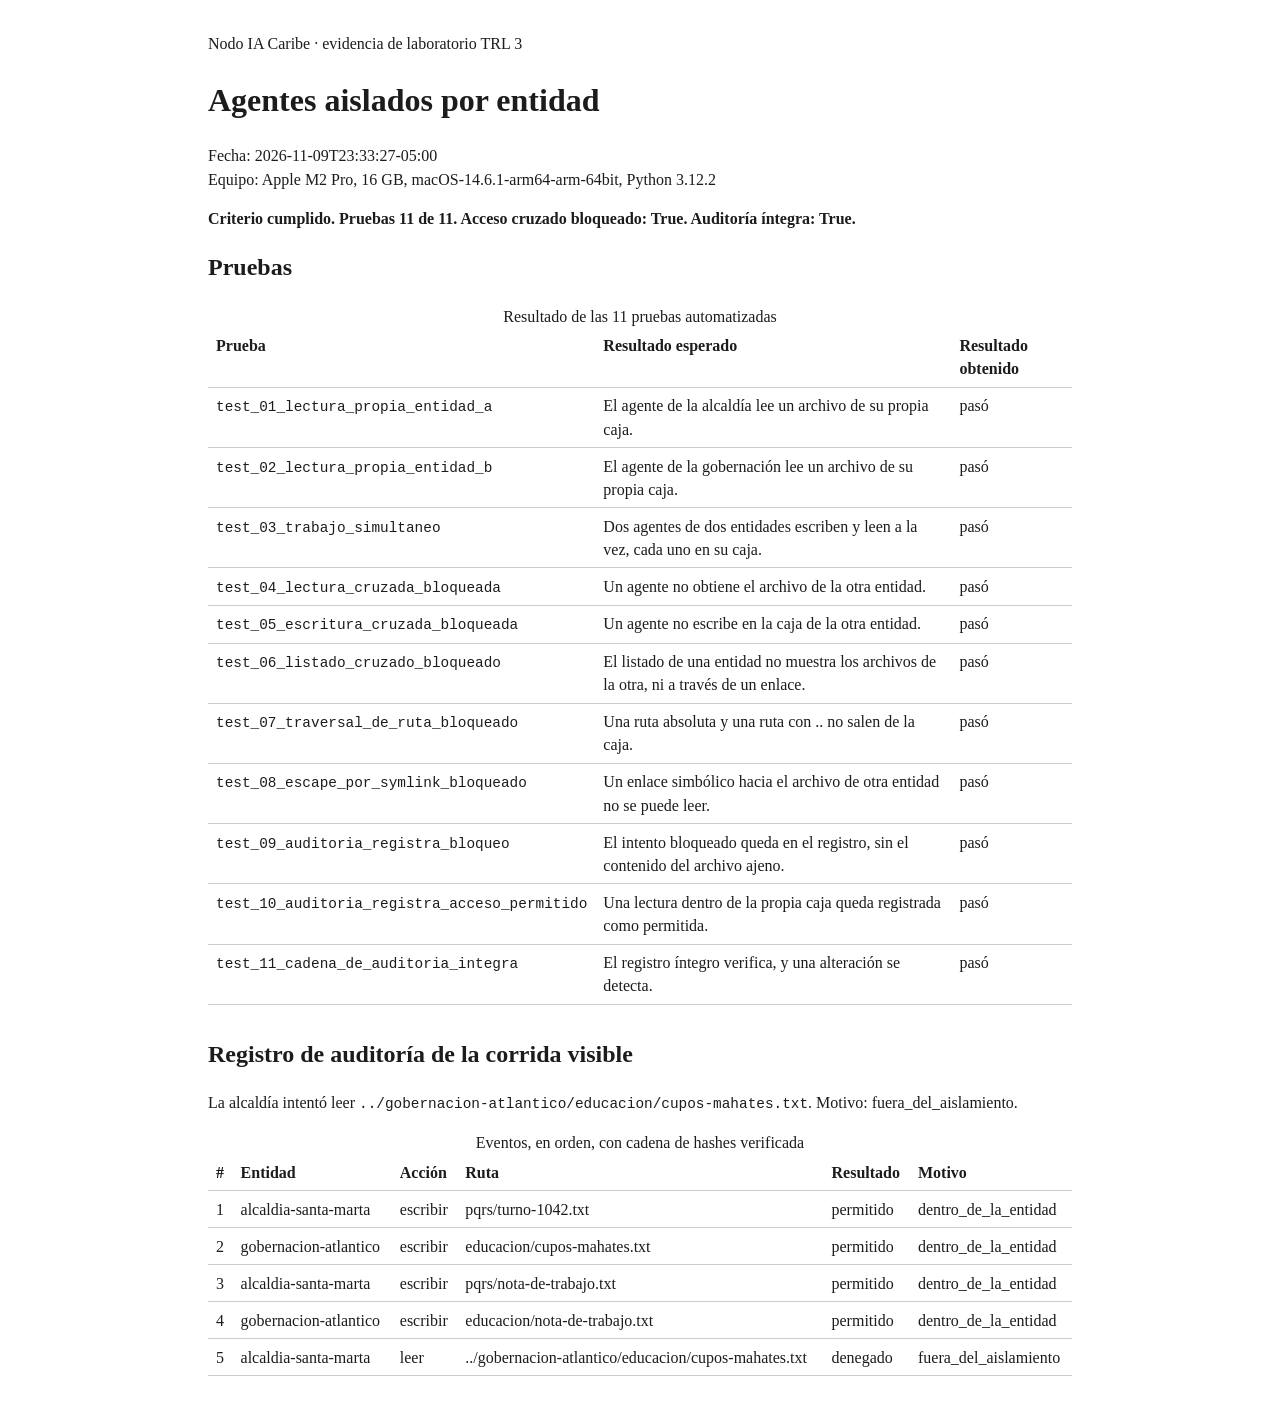
<file: resultados/demo5/informe.html>
<!DOCTYPE html>
<html lang="es">
<head>
  <meta charset="utf-8">
  <title>Demo 5 · Agentes aislados por entidad</title>
  <style>
    body { font-family: Palatino, "Iowan Old Style", serif; max-width: 54rem; margin: 2rem auto; padding: 0 1rem; color: #1c1c1c; line-height: 1.45; }
    table { border-collapse: collapse; width: 100%; margin: 1rem 0 2rem; }
    th, td { border-bottom: 1px solid #ccc; text-align: left; vertical-align: top; padding: 0.4rem 0.5rem; }
    code { font-family: ui-monospace, monospace; font-size: 0.9em; }
    .estado { font-weight: 700; }
  </style>
</head>
<body>
  <header>
    <p>Nodo IA Caribe · evidencia de laboratorio TRL 3</p>
    <h1>Agentes aislados por entidad</h1>
    <p>Fecha: 2026-11-09T23:33:27-05:00<br>Equipo: Apple M2 Pro, 16 GB, macOS-14.6.1-arm64-arm-64bit, Python 3.12.2</p>
    <p class="estado">Criterio cumplido. Pruebas 11 de 11. Acceso cruzado bloqueado: True. Auditoría íntegra: True.</p>
  </header>
  <main>
    <section>
      <h2>Pruebas</h2>
      <table>
        <caption>Resultado de las 11 pruebas automatizadas</caption>
        <thead><tr><th>Prueba</th><th>Resultado esperado</th><th>Resultado obtenido</th></tr></thead>
        <tbody>
          <tr><td><code>test_01_lectura_propia_entidad_a</code></td><td>El agente de la alcaldía lee un archivo de su propia caja.</td><td>pasó</td></tr>
<tr><td><code>test_02_lectura_propia_entidad_b</code></td><td>El agente de la gobernación lee un archivo de su propia caja.</td><td>pasó</td></tr>
<tr><td><code>test_03_trabajo_simultaneo</code></td><td>Dos agentes de dos entidades escriben y leen a la vez, cada uno en su caja.</td><td>pasó</td></tr>
<tr><td><code>test_04_lectura_cruzada_bloqueada</code></td><td>Un agente no obtiene el archivo de la otra entidad.</td><td>pasó</td></tr>
<tr><td><code>test_05_escritura_cruzada_bloqueada</code></td><td>Un agente no escribe en la caja de la otra entidad.</td><td>pasó</td></tr>
<tr><td><code>test_06_listado_cruzado_bloqueado</code></td><td>El listado de una entidad no muestra los archivos de la otra, ni a través de un enlace.</td><td>pasó</td></tr>
<tr><td><code>test_07_traversal_de_ruta_bloqueado</code></td><td>Una ruta absoluta y una ruta con .. no salen de la caja.</td><td>pasó</td></tr>
<tr><td><code>test_08_escape_por_symlink_bloqueado</code></td><td>Un enlace simbólico hacia el archivo de otra entidad no se puede leer.</td><td>pasó</td></tr>
<tr><td><code>test_09_auditoria_registra_bloqueo</code></td><td>El intento bloqueado queda en el registro, sin el contenido del archivo ajeno.</td><td>pasó</td></tr>
<tr><td><code>test_10_auditoria_registra_acceso_permitido</code></td><td>Una lectura dentro de la propia caja queda registrada como permitida.</td><td>pasó</td></tr>
<tr><td><code>test_11_cadena_de_auditoria_integra</code></td><td>El registro íntegro verifica, y una alteración se detecta.</td><td>pasó</td></tr>
        </tbody>
      </table>
    </section>
    <section>
      <h2>Registro de auditoría de la corrida visible</h2>
      <p>La alcaldía intentó leer <code>../gobernacion-atlantico/educacion/cupos-mahates.txt</code>. Motivo: fuera_del_aislamiento.</p>
      <table>
        <caption>Eventos, en orden, con cadena de hashes verificada</caption>
        <thead><tr><th>#</th><th>Entidad</th><th>Acción</th><th>Ruta</th><th>Resultado</th><th>Motivo</th></tr></thead>
        <tbody>
          <tr><td>1</td><td>alcaldia-santa-marta</td><td>escribir</td><td>pqrs/turno-1042.txt</td><td>permitido</td><td>dentro_de_la_entidad</td></tr>
<tr><td>2</td><td>gobernacion-atlantico</td><td>escribir</td><td>educacion/cupos-mahates.txt</td><td>permitido</td><td>dentro_de_la_entidad</td></tr>
<tr><td>3</td><td>alcaldia-santa-marta</td><td>escribir</td><td>pqrs/nota-de-trabajo.txt</td><td>permitido</td><td>dentro_de_la_entidad</td></tr>
<tr><td>4</td><td>gobernacion-atlantico</td><td>escribir</td><td>educacion/nota-de-trabajo.txt</td><td>permitido</td><td>dentro_de_la_entidad</td></tr>
<tr><td>5</td><td>alcaldia-santa-marta</td><td>leer</td><td>../gobernacion-atlantico/educacion/cupos-mahates.txt</td><td>denegado</td><td>fuera_del_aislamiento</td></tr>
        </tbody>
      </table>
    </section>
  </main>
</body>
</html>
</file>
